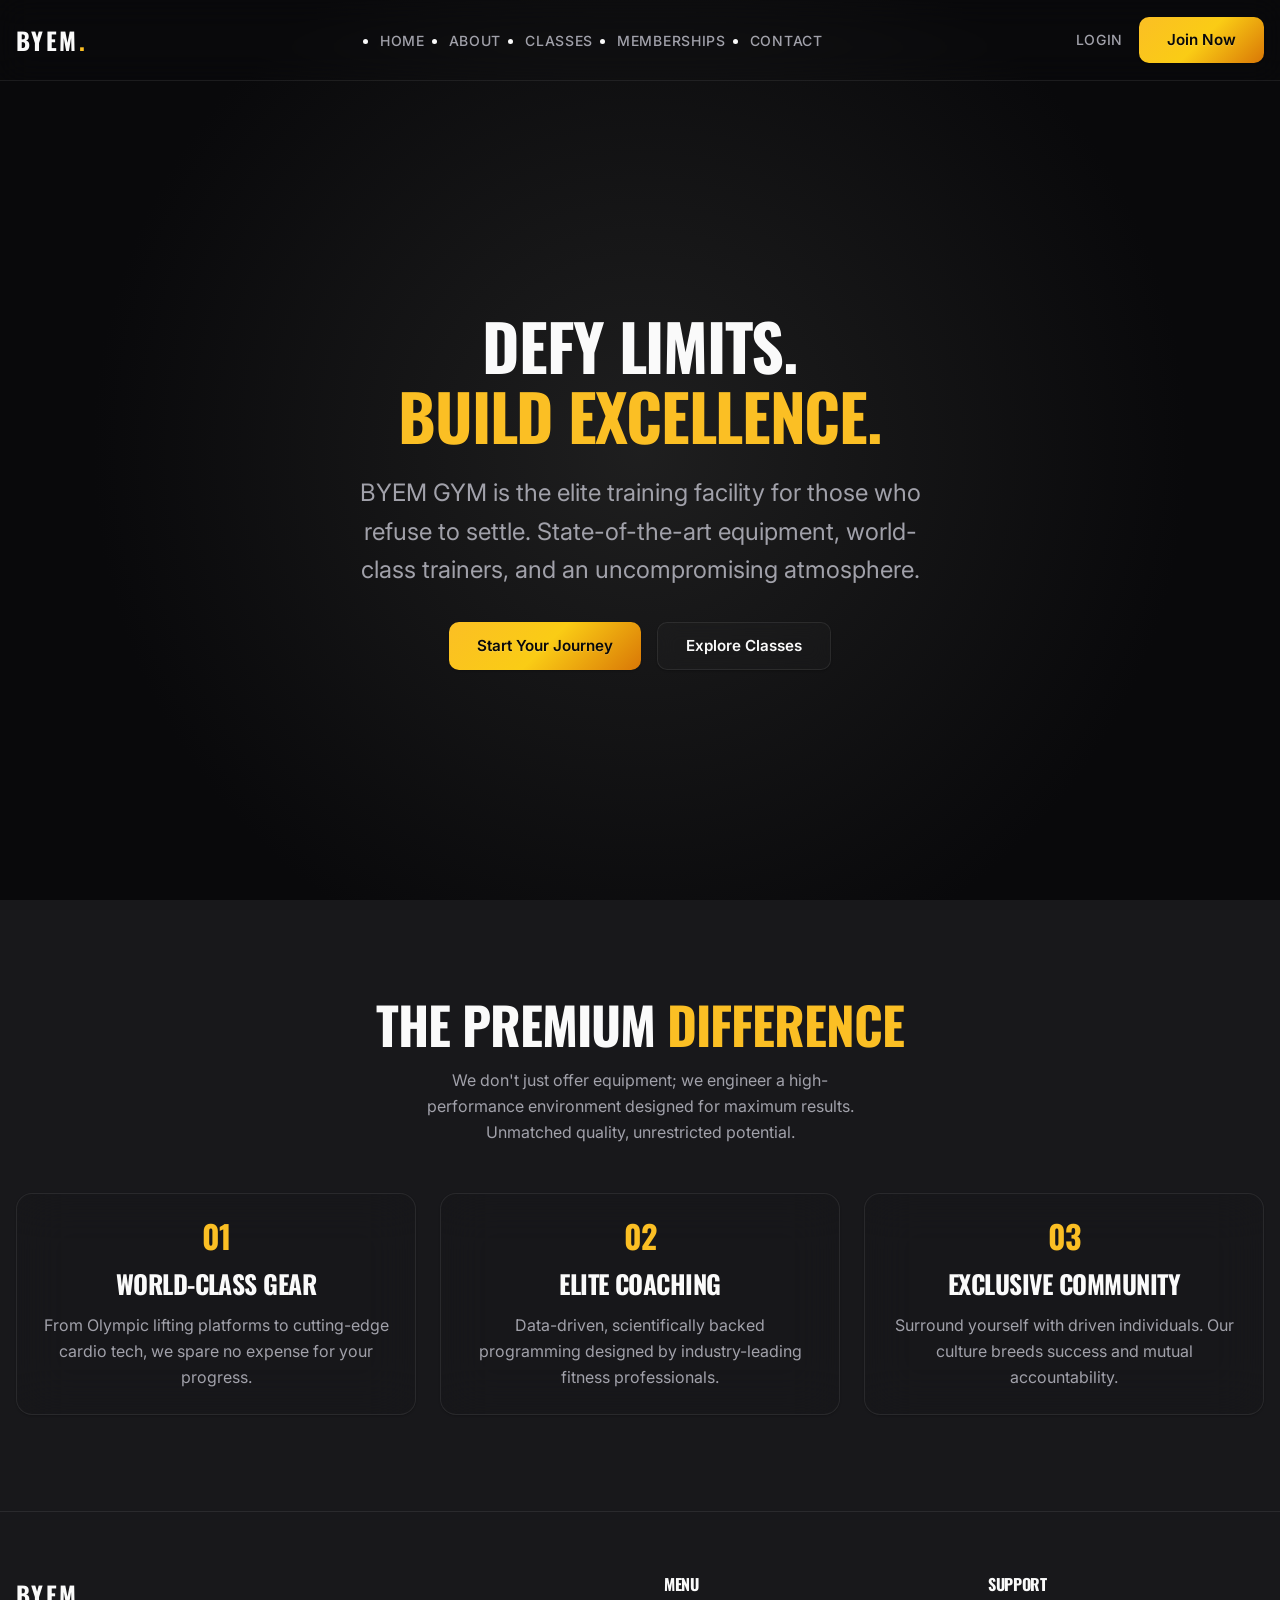
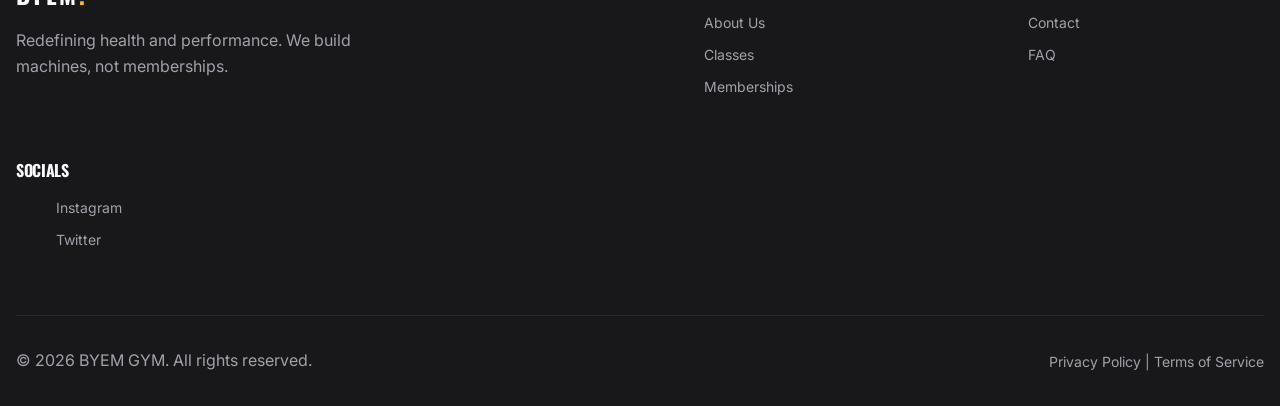
<file: index.html>
<!DOCTYPE html>
<html lang="en">
<head>
  <meta charset="UTF-8">
  <meta name="viewport" content="width=device-width, initial-scale=1.0">
  <meta name="description" content="BYEM GYM - Premium Elite Fitness">
  <title>BYEM GYM | Elite Performance</title>
  <link rel="stylesheet" href="/css/main.css">
  <!-- We will defer app loading to ensure DOM parsing -->
  <script type="module" src="/js/core/app.js" defer></script>
</head>
<body>
  <!-- Navbar will be injected here -->
  <div id="navbar-placeholder"></div>

  <!-- Main Content -->
  <main id="main-content">
    
    <!-- Hero Section -->
    <header class="hero">
      <div class="container hero__content text-center">
        <h1 class="hero__title">Defy Limits. <br><span class="text-gold">Build Excellence.</span></h1>
        <p class="hero__subtitle text-secondary">BYEM GYM is the elite training facility for those who refuse to settle. State-of-the-art equipment, world-class trainers, and an uncompromising atmosphere.</p>
        <div class="hero__actions">
          <a href="/pages/auth/register.html" class="btn btn-primary">Start Your Journey</a>
          <a href="/pages/classes.html" class="btn btn-outline">Explore Classes</a>
        </div>
      </div>
    </header>

    <!-- Marketing Section -->
    <section class="section" style="background-color: var(--surface-charcoal);">
      <div class="container text-center">
        <h2>The Premium <span class="text-gold">Difference</span></h2>
        <p class="text-secondary max-w-md mx-auto" style="margin-bottom: var(--space-12);">We don't just offer equipment; we engineer a high-performance environment designed for maximum results. Unmatched quality, unrestricted potential.</p>
        
        <div class="grid md:grid-cols-3">
          <div class="card">
            <h3 class="text-gold" style="font-size: 2rem;">01</h3>
            <h4>World-Class Gear</h4>
            <p>From Olympic lifting platforms to cutting-edge cardio tech, we spare no expense for your progress.</p>
          </div>
          <div class="card">
            <h3 class="text-gold" style="font-size: 2rem;">02</h3>
            <h4>Elite Coaching</h4>
            <p>Data-driven, scientifically backed programming designed by industry-leading fitness professionals.</p>
          </div>
          <div class="card">
            <h3 class="text-gold" style="font-size: 2rem;">03</h3>
            <h4>Exclusive Community</h4>
            <p>Surround yourself with driven individuals. Our culture breeds success and mutual accountability.</p>
          </div>
        </div>
      </div>
    </section>

  </main>

  <!-- Footer will be injected here -->
  <div id="footer-placeholder"></div>

</body>
</html>
</file>
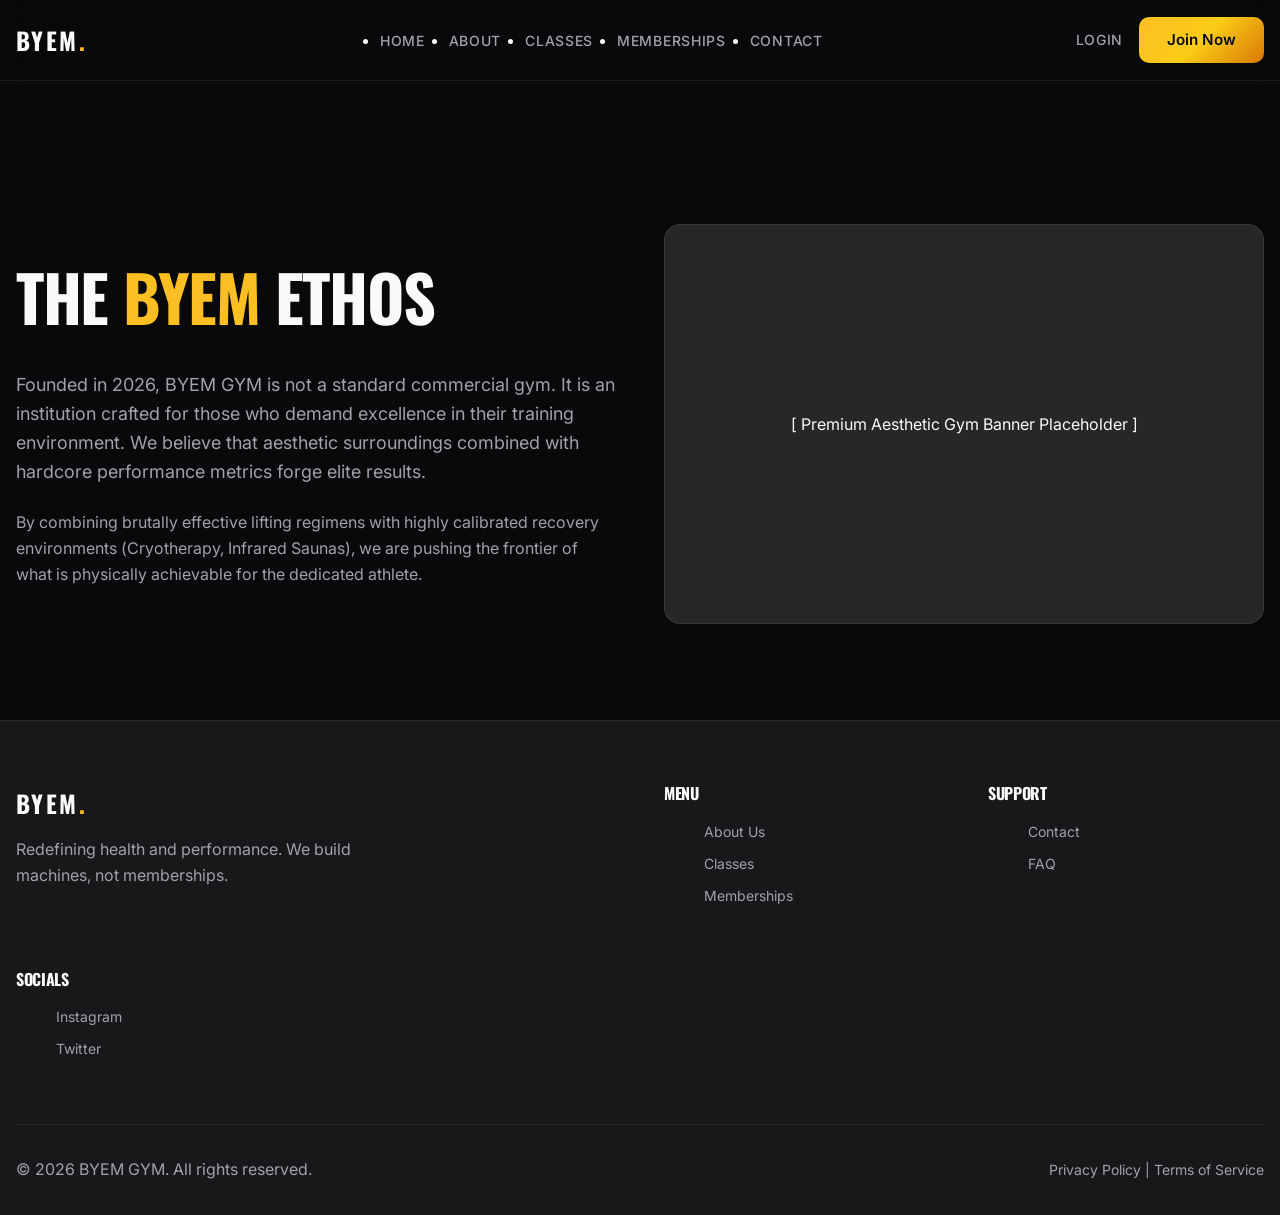
<file: pages/about.html>
<!DOCTYPE html>
<html lang="en">
<head>
  <meta charset="UTF-8">
  <meta name="viewport" content="width=device-width, initial-scale=1.0">
  <title>About | BYEM GYM</title>
  <link rel="stylesheet" href="/css/main.css">
  <script type="module" src="/js/core/app.js" defer></script>
</head>
<body>
  <!-- Navbar will be injected here -->
  <div id="navbar-placeholder"></div>

  <main id="main-content" style="padding-top: 8rem;">
    <section class="section">
      <div class="container">
        
        <div class="grid md:grid-cols-2" style="align-items: center; gap: var(--space-12);">
          
          <div>
            <h2 style="font-size: 4rem;">The <span class="text-gold">BYEM</span> Ethos</h2>
            <br/>
            <p style="font-size: 1.125rem; margin-bottom: var(--space-6);">
              Founded in 2026, BYEM GYM is not a standard commercial gym. It is an institution crafted for those who demand excellence in their training environment. We believe that aesthetic surroundings combined with hardcore performance metrics forge elite results.
            </p>
            <p class="text-secondary">
              By combining brutally effective lifting regimens with highly calibrated recovery environments (Cryotherapy, Infrared Saunas), we are pushing the frontier of what is physically achievable for the dedicated athlete.
            </p>
          </div>

          <div style="background-color: var(--surface-elevated); min-height: 400px; border-radius: var(--radius-lg); border: 1px solid var(--glass-border); display: flex; align-items: center; justify-content: center;">
             <span class="text-secondary">[ Premium Aesthetic Gym Banner Placeholder ]</span>
          </div>

        </div>

      </div>
    </section>
  </main>

  <!-- Footer will be injected here -->
  <div id="footer-placeholder"></div>
</body>
</html>
</file>
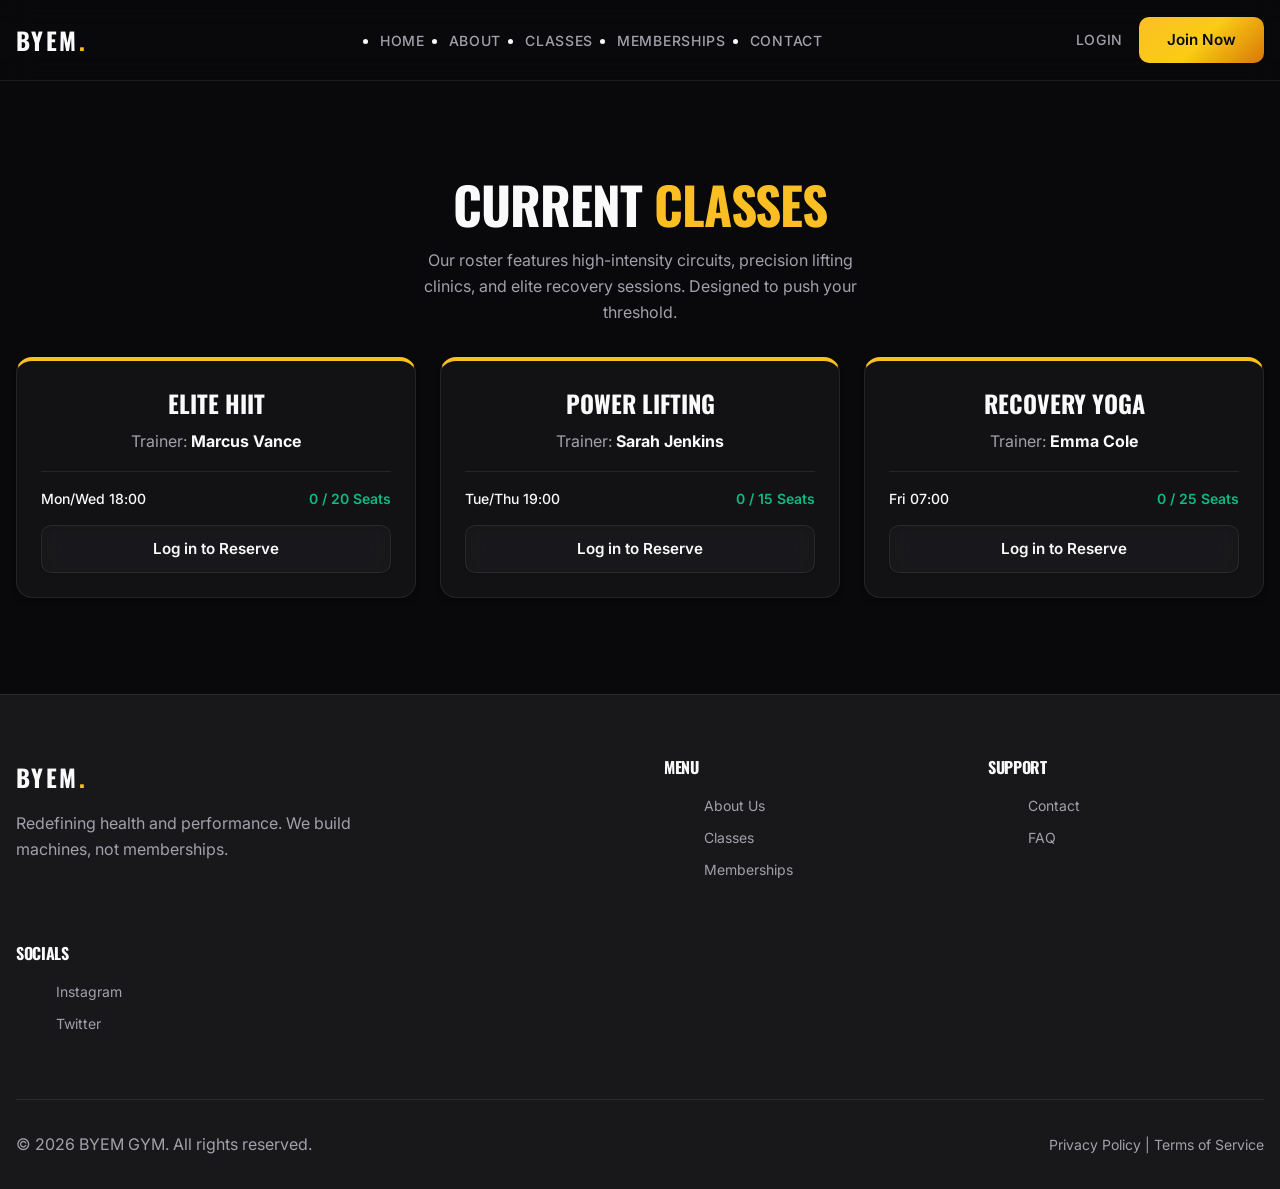
<file: pages/classes.html>
<!DOCTYPE html>
<html lang="en">
<head>
  <meta charset="UTF-8">
  <meta name="viewport" content="width=device-width, initial-scale=1.0">
  <title>Classes | BYEM GYM</title>
  <link rel="stylesheet" href="/css/main.css">
  <script type="module" src="/js/core/app.js" defer></script>
  <script type="module" src="/js/pages/classes.js" defer></script>
</head>
<body>
  <!-- Navbar will be injected here -->
  <div id="navbar-placeholder"></div>

  <main id="main-content" style="padding-top: 5rem;">
    <section class="section text-center">
      <div class="container">
        <h2>Current <span class="text-gold">Classes</span></h2>
        <p class="text-secondary max-w-md mx-auto" style="margin-bottom: var(--space-8);">Our roster features high-intensity circuits, precision lifting clinics, and elite recovery sessions. Designed to push your threshold.</p>

        <!-- Global Alert for Reservations -->


        <!-- Dynamic Grid populated by JS -->
        <div id="classes-grid" class="grid md:grid-cols-2 lg:grid-cols-3 text-left">
          <!-- Classes will be injected here -->
        </div>
      </div>
    </section>
  </main>

  <!-- Footer will be injected here -->
  <div id="footer-placeholder"></div>
</body>
</html>
</file>
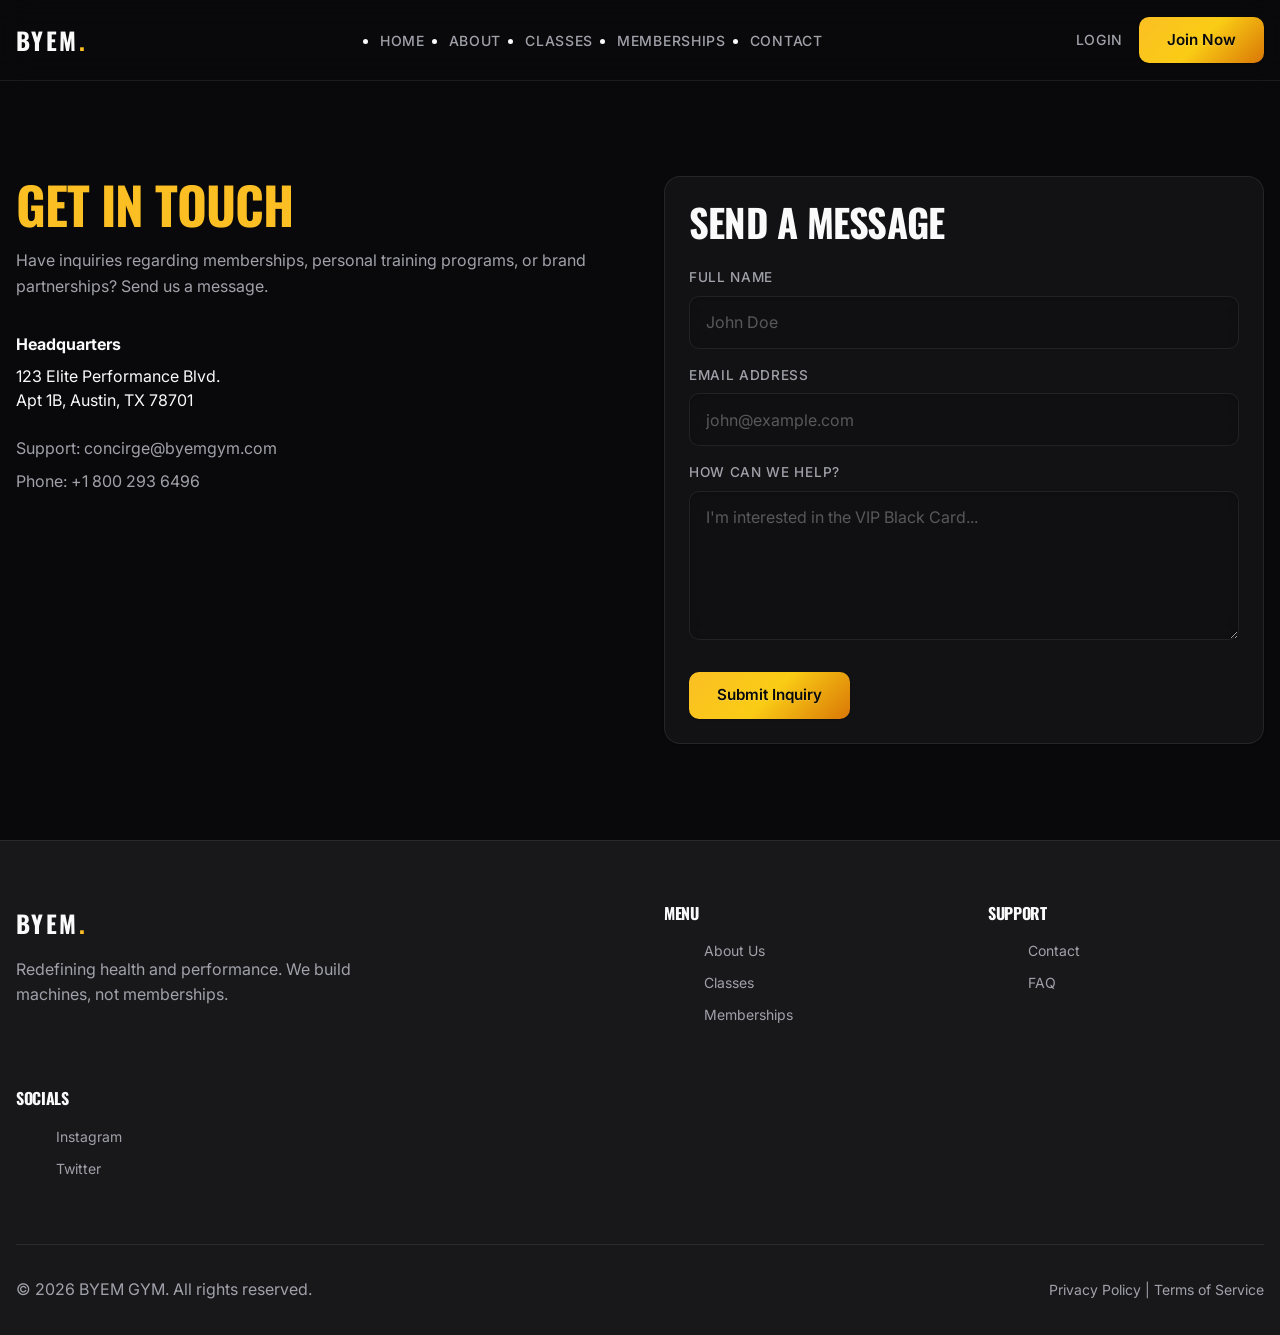
<file: pages/contact.html>
<!DOCTYPE html>
<html lang="en">
<head>
  <meta charset="UTF-8">
  <meta name="viewport" content="width=device-width, initial-scale=1.0">
  <title>Contact | BYEM GYM</title>
  <link rel="stylesheet" href="/css/main.css">
  <script type="module" src="/js/core/app.js" defer></script>
</head>
<body>
  <!-- Navbar will be injected here -->
  <div id="navbar-placeholder"></div>

  <main id="main-content" style="padding-top: 5rem;">
    <section class="section">
      <div class="container">
        
        <div class="grid md:grid-cols-2" style="gap: var(--space-12);">
          
          <!-- Contact Info -->
          <div>
            <h2 class="text-gold">Get In Touch</h2>
            <p class="text-secondary" style="margin-bottom: var(--space-8);">Have inquiries regarding memberships, personal training programs, or brand partnerships? Send us a message.</p>

            <address style="margin-bottom: var(--space-6); font-style: normal;">
              <strong style="display: block; margin-bottom: var(--space-2); color: var(--text-primary);">Headquarters</strong>
              123 Elite Performance Blvd.<br/>
              Apt 1B, Austin, TX 78701
            </address>

            <div style="color: var(--text-secondary);">
              <p style="margin-bottom: var(--space-2);">Support: concirge@byemgym.com</p>
              <p>Phone: +1 800 293 6496</p>
            </div>
          </div>

          <!-- Form Area -->
          <div class="card">
            <h3 style="margin-bottom: var(--space-6);">Send a Message</h3>
            <form id="contactForm">
              
              <div class="form-group">
                <label class="form-label" for="c-name">Full Name</label>
                <input class="form-control" type="text" id="c-name" placeholder="John Doe" required />
              </div>

              <div class="form-group">
                <label class="form-label" for="c-email">Email Address</label>
                <input class="form-control" type="email" id="c-email" placeholder="john@example.com" required />
              </div>

              <div class="form-group">
                <label class="form-label" for="c-message">How can we help?</label>
                <textarea class="form-control" id="c-message" rows="5" placeholder="I'm interested in the VIP Black Card..." required></textarea>
              </div>

              <button type="submit" class="btn btn-primary" style="margin-top: var(--space-4);">Submit Inquiry</button>

            </form>
          </div>

        </div>

      </div>
    </section>
  </main>

  <!-- Footer will be injected here -->
  <div id="footer-placeholder"></div>
  <script type="module">
    import { ToastService } from '../js/services/toastService.js';
    document.getElementById('contactForm').addEventListener('submit', (e) => {
      e.preventDefault();
      ToastService.show('Message sent successfully. We will be in touch shortly.', 'success');
      e.target.reset();
    });
  </script>
</body>
</html>
</file>
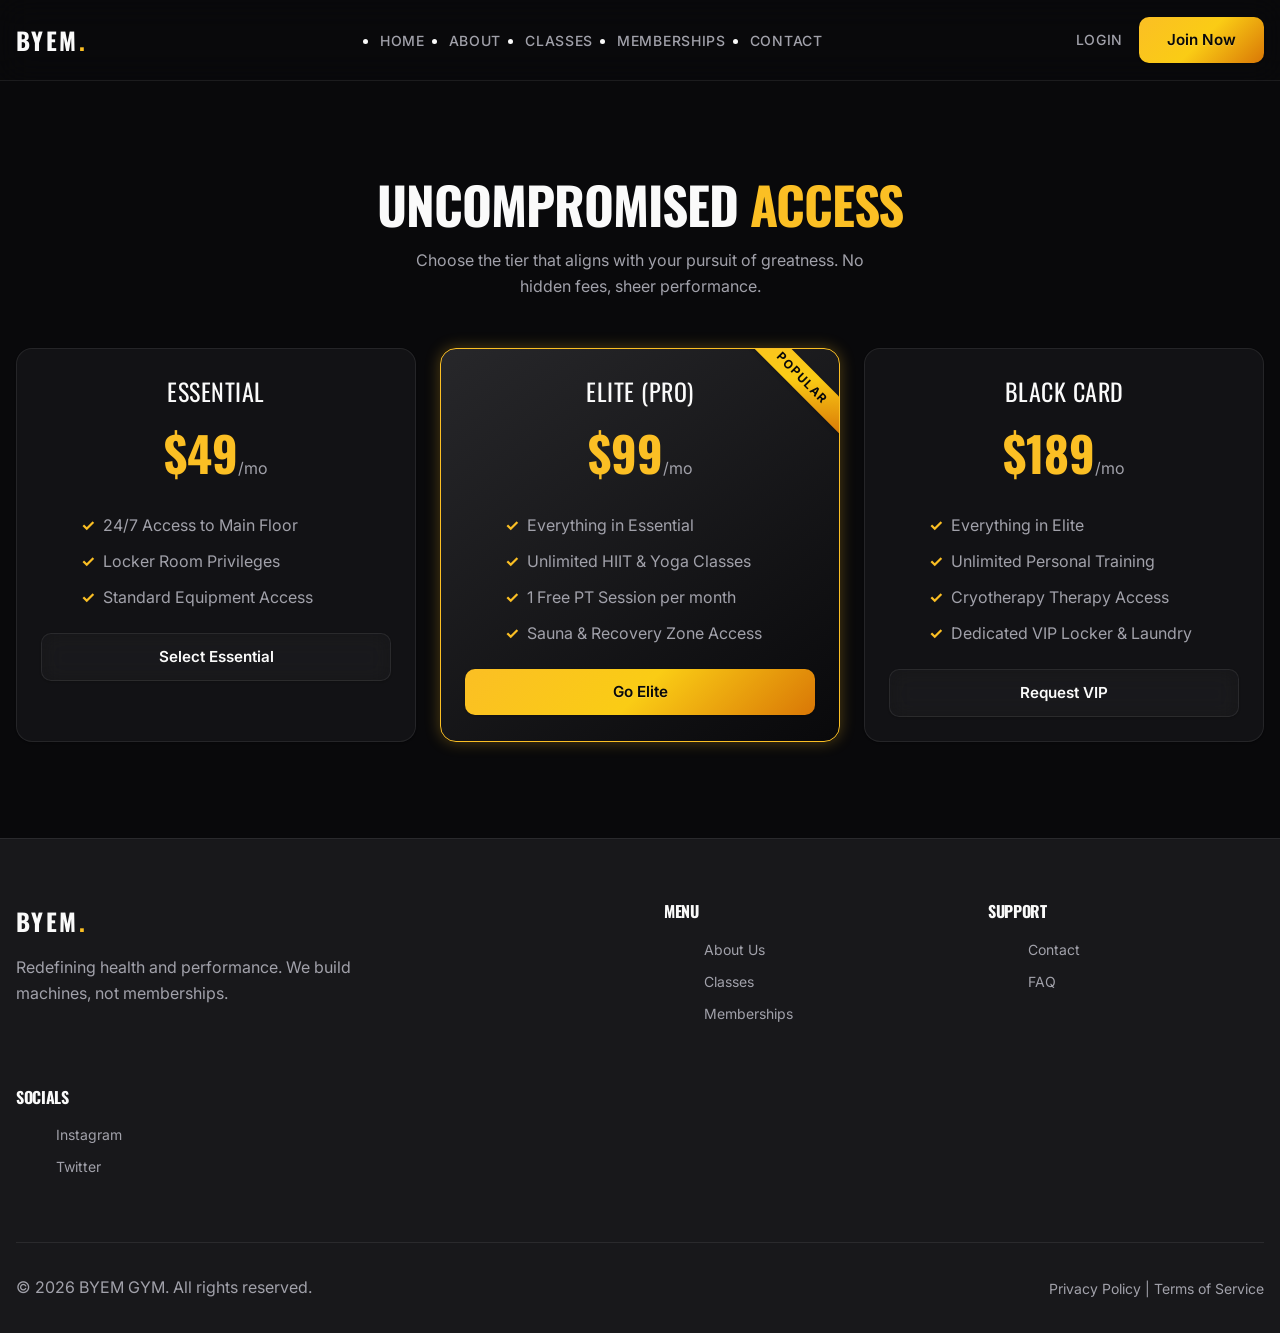
<file: pages/memberships.html>
<!DOCTYPE html>
<html lang="en">
<head>
  <meta charset="UTF-8">
  <meta name="viewport" content="width=device-width, initial-scale=1.0">
  <title>Memberships | BYEM GYM</title>
  <link rel="stylesheet" href="/css/main.css">
  <script type="module" src="/js/core/app.js" defer></script>
</head>
<body>
  <!-- Navbar will be injected here -->
  <div id="navbar-placeholder"></div>

  <main id="main-content" style="padding-top: 5rem;">
    <section class="section text-center">
      <div class="container">
        <h2>Uncompromised <span class="text-gold">Access</span></h2>
        <p class="text-secondary max-w-md mx-auto" style="margin-bottom: var(--space-12);">Choose the tier that aligns with your pursuit of greatness. No hidden fees, sheer performance.</p>

        <div class="grid md:grid-cols-3">
          <!-- Basic Plan -->
          <div class="card text-left">
            <div class="card__title">Essential</div>
            <div class="card__price">$49<span>/mo</span></div>
            <ul class="card__list" role="list">
              <li class="card__list-item">24/7 Access to Main Floor</li>
              <li class="card__list-item">Locker Room Privileges</li>
              <li class="card__list-item">Standard Equipment Access</li>
            </ul>
            <a href="/pages/payment.html?plan=essential" class="btn btn-outline btn-block mt-auto">Select Essential</a>
          </div>

          <!-- Premium Plan -->
          <div class="card card--premium text-left">
            <div class="card__title">Elite (Pro)</div>
            <div class="card__price">$99<span>/mo</span></div>
            <ul class="card__list" role="list">
              <li class="card__list-item">Everything in Essential</li>
              <li class="card__list-item">Unlimited HIIT & Yoga Classes</li>
              <li class="card__list-item">1 Free PT Session per month</li>
              <li class="card__list-item">Sauna & Recovery Zone Access</li>
            </ul>
            <a href="/pages/payment.html?plan=elite" class="btn btn-primary btn-block mt-auto">Go Elite</a>
          </div>

          <!-- VIP Plan -->
          <div class="card text-left">
            <div class="card__title">Black Card</div>
            <div class="card__price">$189<span>/mo</span></div>
            <ul class="card__list" role="list">
              <li class="card__list-item">Everything in Elite</li>
              <li class="card__list-item">Unlimited Personal Training</li>
              <li class="card__list-item">Cryotherapy Therapy Access</li>
              <li class="card__list-item">Dedicated VIP Locker & Laundry</li>
            </ul>
            <a href="/pages/payment.html?plan=black" class="btn btn-outline btn-block mt-auto">Request VIP</a>
          </div>
        </div>
      </div>
    </section>
  </main>

  <!-- Footer will be injected here -->
  <div id="footer-placeholder"></div>

</body>
</html>
</file>
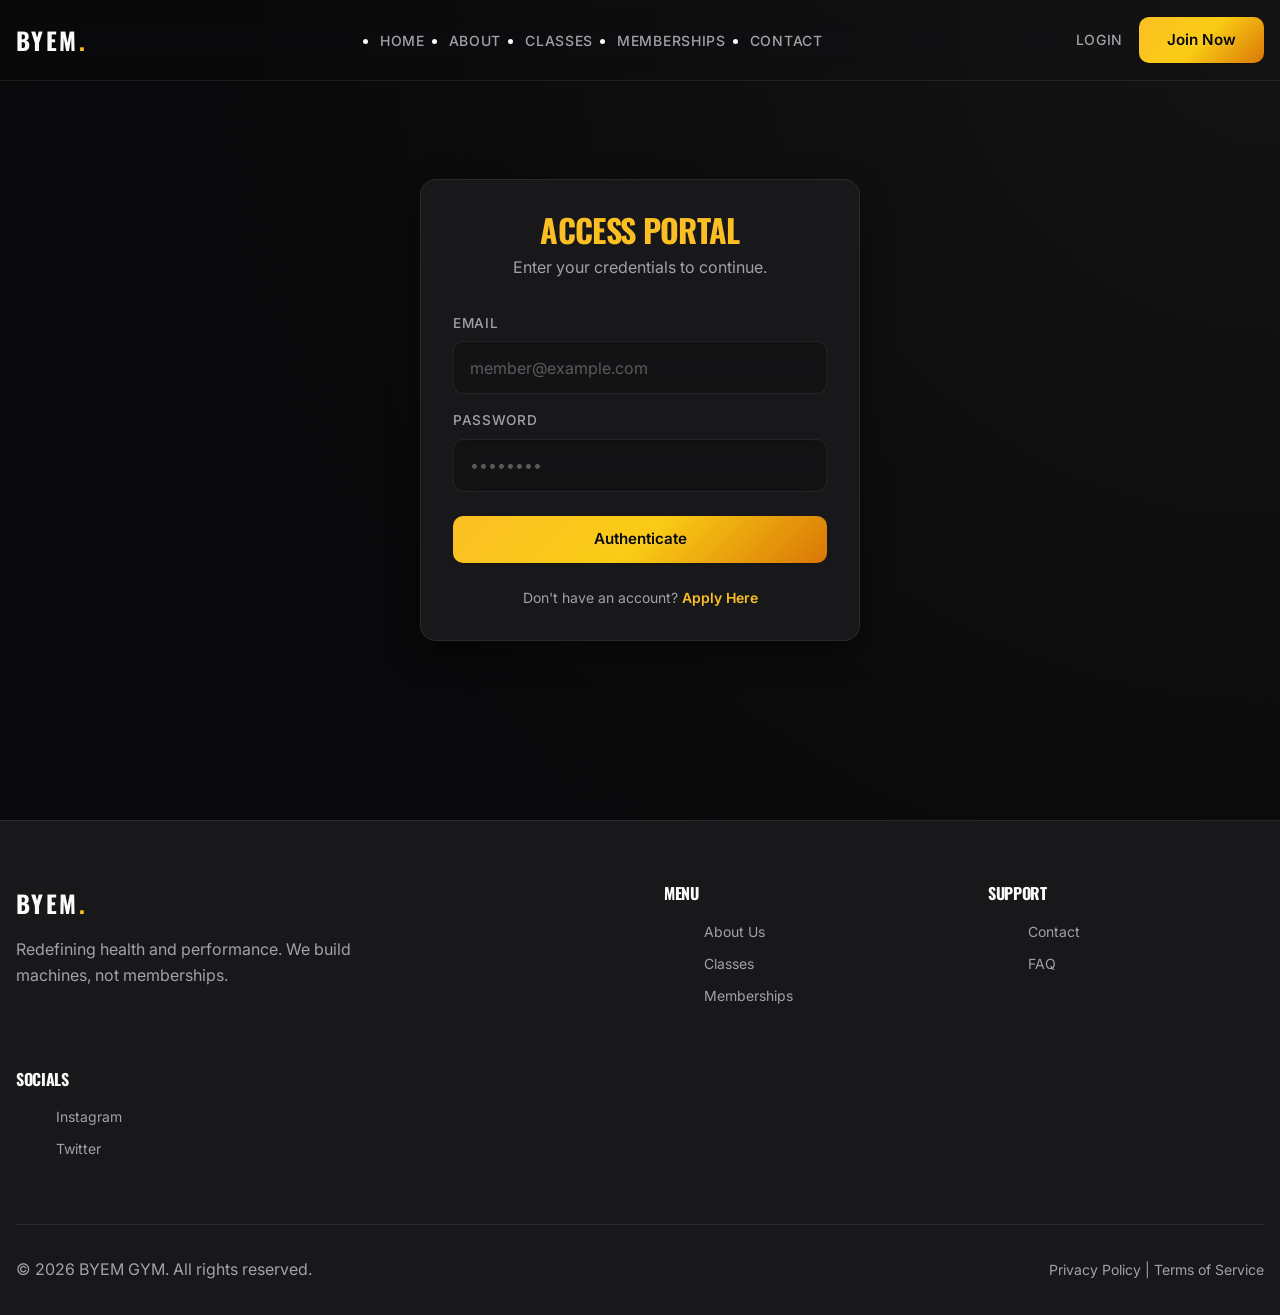
<file: pages/payment.html>
<!DOCTYPE html>
<html lang="en">
<head>
  <meta charset="UTF-8">
  <meta name="viewport" content="width=device-width, initial-scale=1.0">
  <link rel="stylesheet" href="/css/main.css">
  <script type="module" src="/js/core/app.js" defer></script>
  <script type="module" src="/js/pages/payment.js" defer></script>
  <title>Checkout | BYEM GYM</title>
</head>
<body>
  <div id="navbar-placeholder"></div>

  <main id="main-content" style="padding-top: 8rem; padding-bottom: 5rem;">
    <div class="container">
      
      <div class="payment-wrapper">
        
        <!-- Summary Side -->
        <div class="payment-summary">
          <div class="payment-summary-header">
            <h3>Order Summary</h3>
            <p class="text-secondary">Review your membership details.</p>
          </div>

          <div class="payment-row">
            <span id="summary-plan-text">Plan Name</span>
            <span class="text-primary" id="summary-plan-price">$0.00</span>
          </div>

          <div class="payment-row">
            <span>Taxes & Fees</span>
            <span>$0.00</span>
          </div>

          <div class="payment-total">
            <span>Total Billed Today</span>
            <span class="text-gold" id="summary-total-price">$0.00</span>
          </div>
        </div>

        <!-- Form Side -->
        <div class="payment-form-card" style="background-color: var(--surface-elevated);">
          <h3 style="margin-bottom: var(--space-6);">Payment Data (Mock)</h3>
          


          <form id="paymentForm" novalidate>
            <div class="form-group">
              <label class="form-label" for="cardName">Cardholder Name</label>
              <input type="text" id="cardName" class="form-control" placeholder="JOHN DOE" required>
              <span class="form-error-msg" id="err-name">Name is required.</span>
            </div>

            <div class="form-group">
              <label class="form-label" for="cardNumber">Card Number</label>
              <input type="text" id="cardNumber" class="form-control" placeholder="0000 0000 0000 0000" maxlength="19" required>
              <span class="form-error-msg" id="err-num">Must be 16 numeric digits.</span>
            </div>

            <div class="grid-2-cols" style="margin-bottom: var(--space-6);">
              <div class="form-group">
                <label class="form-label" for="cardExpiry">Expiry (MM/YY)</label>
                <input type="text" id="cardExpiry" class="form-control" placeholder="MM/YY" maxlength="5" required>
                <span class="form-error-msg" id="err-exp">Invalid Format.</span>
              </div>
              <div class="form-group">
                <label class="form-label" for="cardCvv">CVV / CVC</label>
                <input type="password" id="cardCvv" class="form-control" placeholder="123" maxlength="4" required>
                <span class="form-error-msg" id="err-cvv">Must be 3-4 digits.</span>
              </div>
            </div>

            <button type="submit" class="btn btn-primary btn-block" id="payButton">Complete Secure Checkout</button>
          </form>

          <!-- Loader element to swap in during 'processing' -->
          <div id="payment-loader" class="payment-loader">
            <div class="spinner"></div>
            <p class="text-gold">Processing with Secure Gateway...</p>
          </div>

        </div>

      </div>
    </div>
  </main>

  <div id="footer-placeholder"></div>
</body>
</html>
</file>
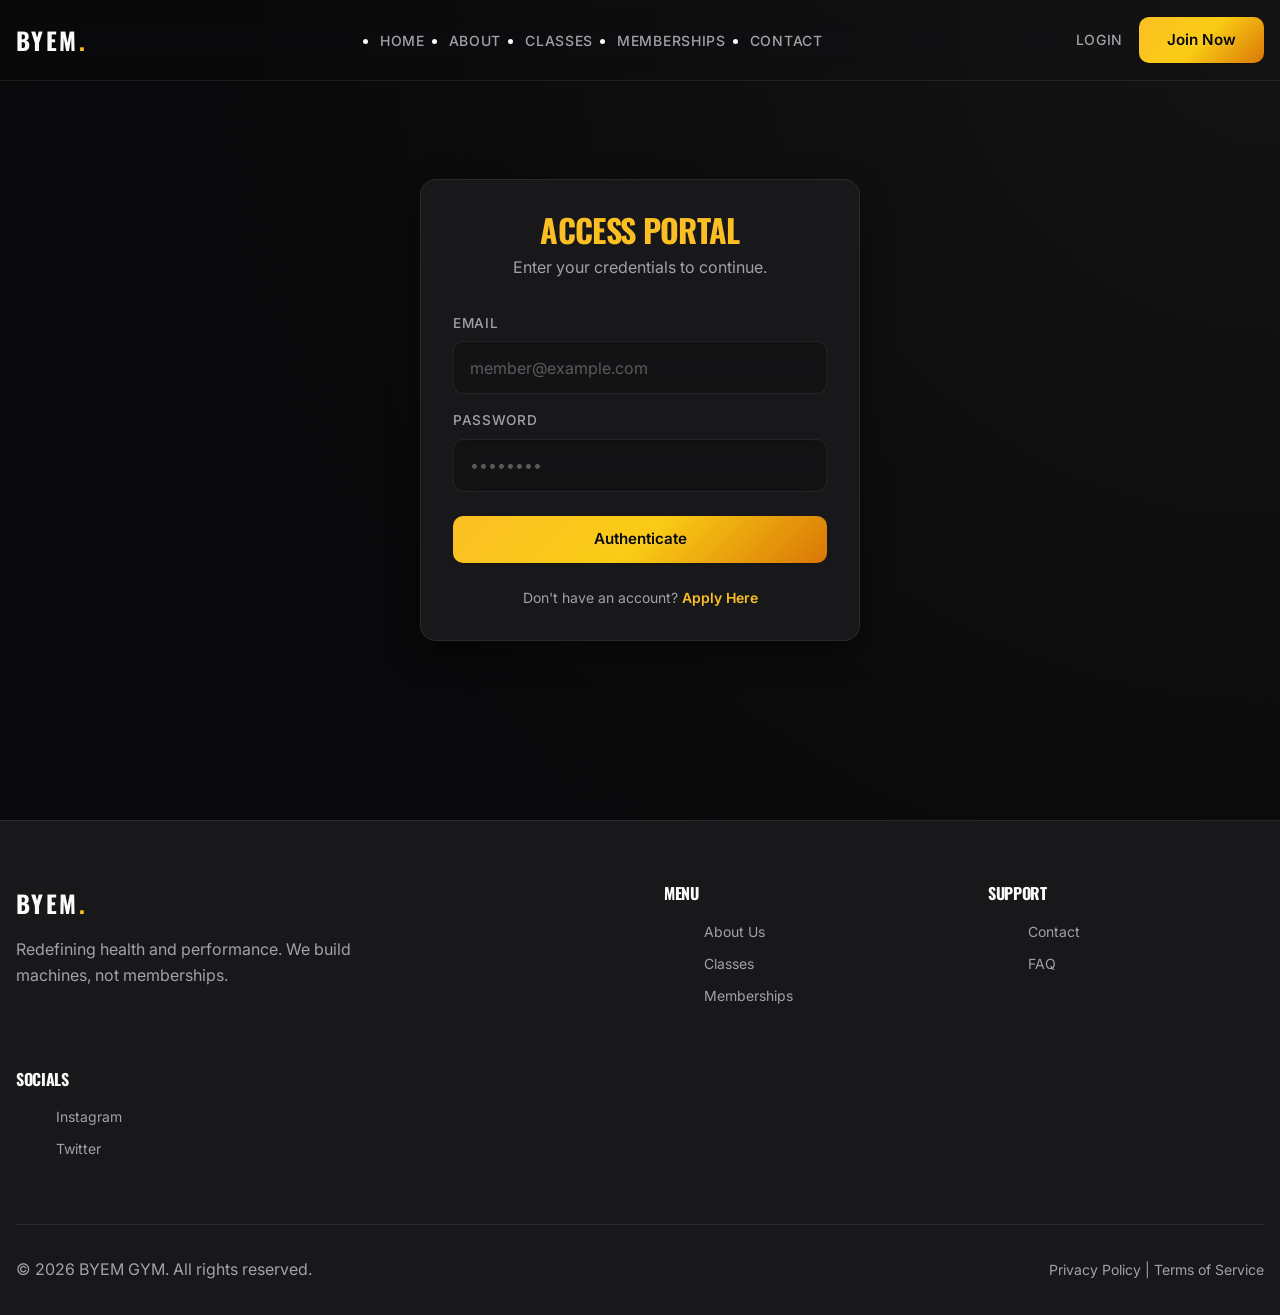
<file: pages/auth/login.html>
<!DOCTYPE html>
<html lang="en">
<head>
  <meta charset="UTF-8">
  <meta name="viewport" content="width=device-width, initial-scale=1.0">
  <link rel="stylesheet" href="/css/main.css">
  <script type="module" src="/js/core/app.js" defer></script>
  <script type="module" src="/js/pages/login.js" defer></script>
  <title>Login | BYEM GYM</title>
</head>
<body>
  <div id="navbar-placeholder"></div>

  <main id="main-content">
    <div class="auth-container">
      <div class="auth-card">
        
        <div class="auth-header">
          <h1 class="text-gold">ACCESS PORTAL</h1>
          <p class="text-secondary">Enter your credentials to continue.</p>
        </div>



        <form id="loginForm" novalidate>
          <div class="form-group">
            <label class="form-label" for="email">Email</label>
            <input type="email" id="email" class="form-control" placeholder="member@example.com" required>
            <span class="form-error-msg" id="err-email">Invalid email footprint.</span>
          </div>

          <div class="form-group" style="margin-bottom: var(--space-6);">
            <label class="form-label" for="password">Password</label>
            <input type="password" id="password" class="form-control" placeholder="••••••••" required>
            <span class="form-error-msg" id="err-password">Password is required.</span>
          </div>

          <button type="submit" class="btn btn-primary btn-block">Authenticate</button>
        </form>

        <div class="auth-footer">
          Don't have an account? <a href="/pages/auth/register.html">Apply Here</a>
        </div>
      </div>
    </div>
  </main>

  <div id="footer-placeholder"></div>
</body>
</html>
</file>
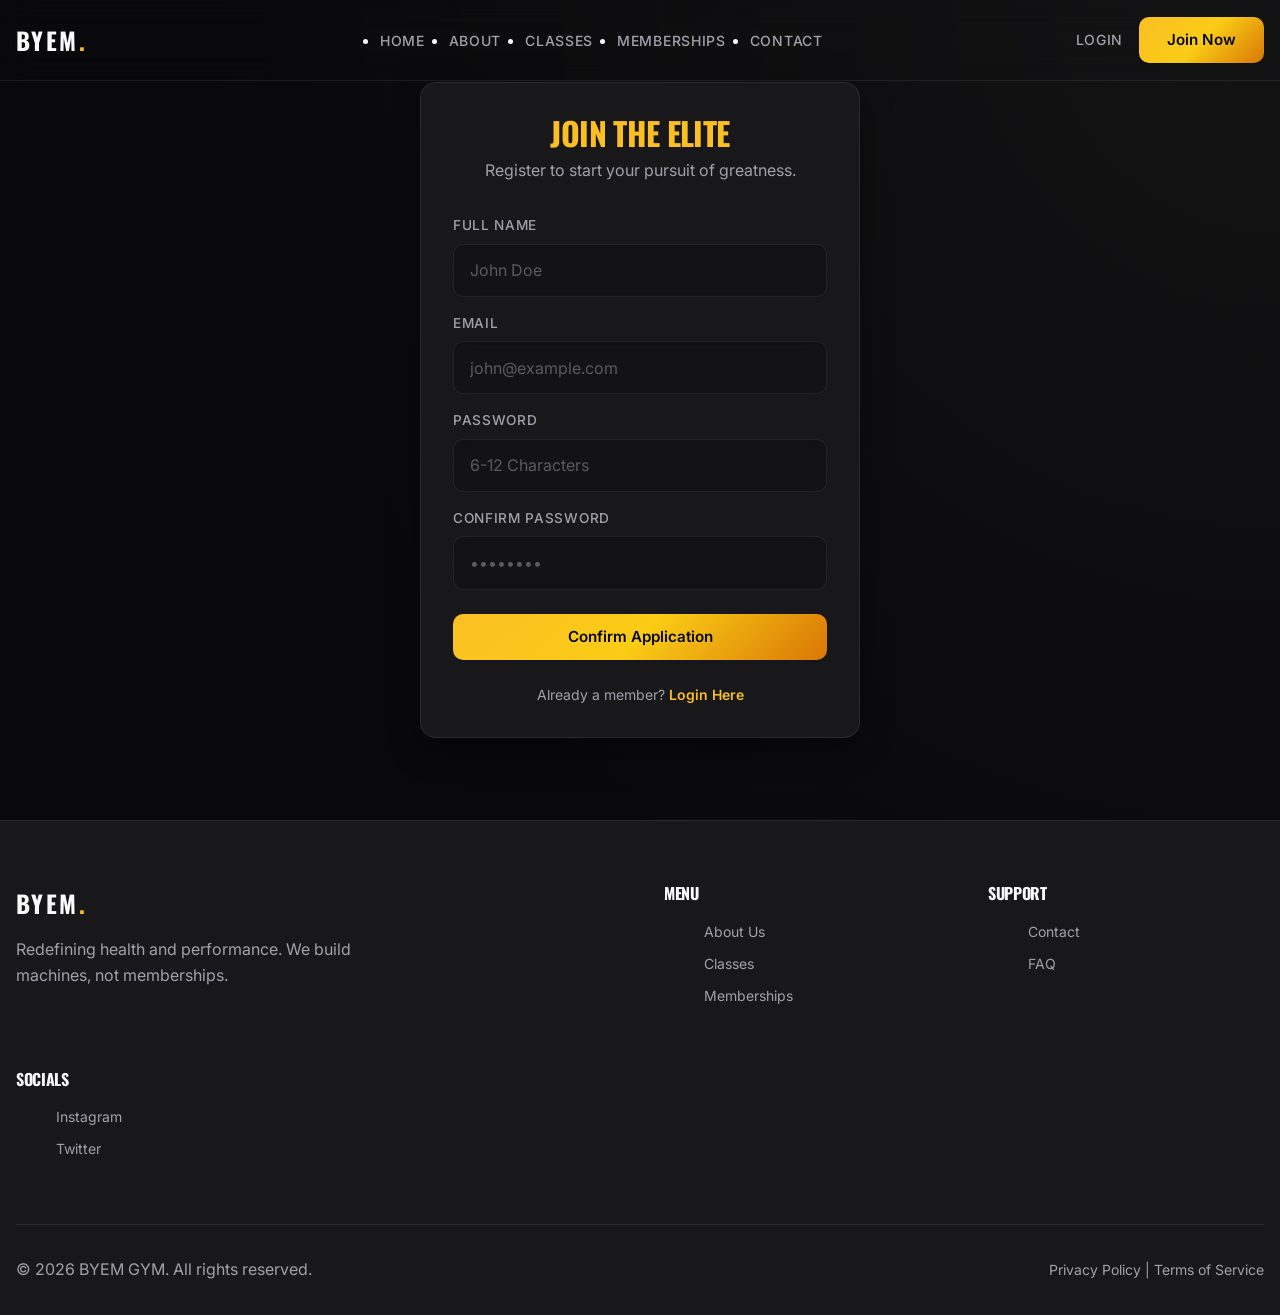
<file: pages/auth/register.html>
<!DOCTYPE html>
<html lang="en">
<head>
  <meta charset="UTF-8">
  <meta name="viewport" content="width=device-width, initial-scale=1.0">
  <link rel="stylesheet" href="/css/main.css">
  <script type="module" src="/js/core/app.js" defer></script>
  <script type="module" src="/js/pages/register.js" defer></script>
  <title>Register | BYEM GYM</title>
</head>
<body>
  <div id="navbar-placeholder"></div>

  <main id="main-content">
    <div class="auth-container">
      <div class="auth-card">
        
        <div class="auth-header">
          <h1 class="text-gold">JOIN THE ELITE</h1>
          <p class="text-secondary">Register to start your pursuit of greatness.</p>
        </div>



        <form id="registerForm" novalidate>
          <div class="form-group">
            <label class="form-label" for="fullname">Full Name</label>
            <input type="text" id="fullname" class="form-control" placeholder="John Doe" required>
            <span class="form-error-msg" id="err-fullname">Name is required.</span>
          </div>

          <div class="form-group">
            <label class="form-label" for="email">Email</label>
            <input type="email" id="email" class="form-control" placeholder="john@example.com" required>
            <span class="form-error-msg" id="err-email">Valid email is required.</span>
          </div>

          <div class="form-group">
            <label class="form-label" for="password">Password</label>
            <input type="password" id="password" class="form-control" placeholder="6-12 Characters" required>
            <span class="form-error-msg" id="err-password">Must be 6 to 12 characters.</span>
          </div>

          <div class="form-group" style="margin-bottom: var(--space-6);">
            <label class="form-label" for="confirmPassword">Confirm Password</label>
            <input type="password" id="confirmPassword" class="form-control" placeholder="••••••••" required>
            <span class="form-error-msg" id="err-confirm-password">Passwords do not match.</span>
          </div>

          <button type="submit" class="btn btn-primary btn-block">Confirm Application</button>
        </form>

        <div class="auth-footer">
          Already a member? <a href="/pages/auth/login.html">Login Here</a>
        </div>
      </div>
    </div>
  </main>

  <div id="footer-placeholder"></div>
</body>
</html>
</file>
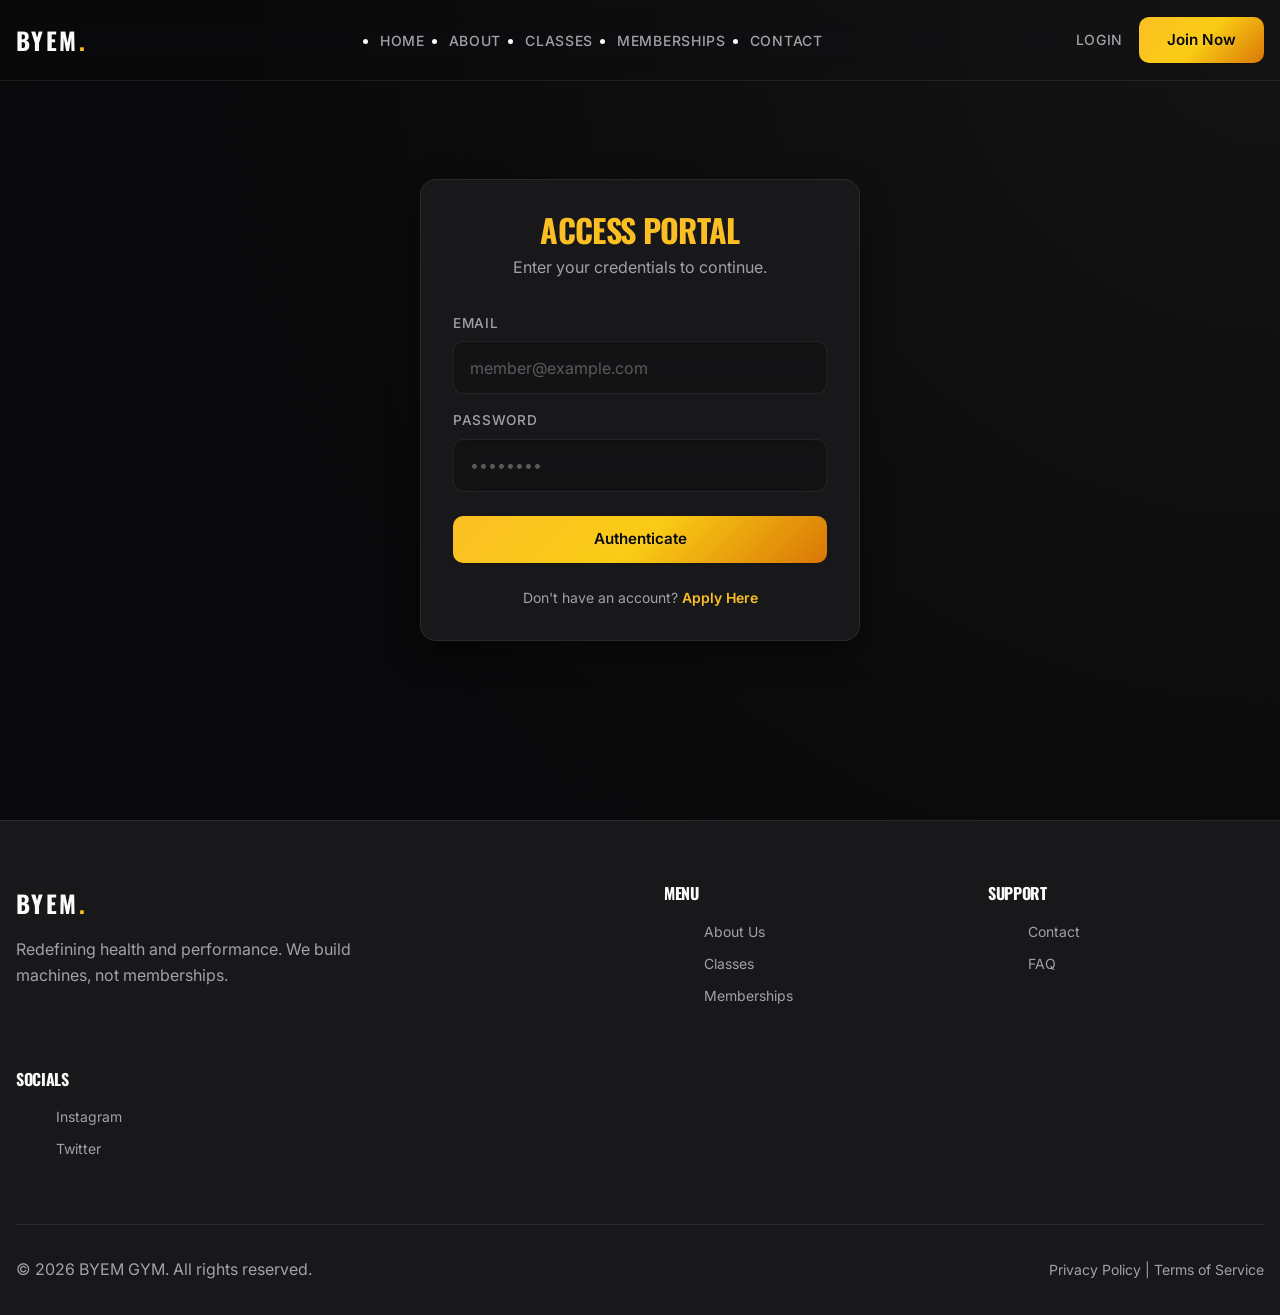
<file: pages/dashboard/member.html>
<!DOCTYPE html>
<html lang="en">
<head>
  <meta charset="UTF-8">
  <meta name="viewport" content="width=device-width, initial-scale=1.0">
  <link rel="stylesheet" href="/css/main.css">
  <script type="module" src="/js/core/app.js" defer></script>
  <script type="module" src="/js/pages/dashboard.js" defer></script>
  <title>Dashboard | BYEM GYM</title>
</head>
<body>
  <!-- Navbar will be injected here -->
  <div id="navbar-placeholder"></div>

  <main id="main-content" style="padding-top: 8rem; padding-bottom: 5rem;">
    <div class="container">
      


      <div class="dashboard-layout">
        
        <!-- Sidebar Profile -->
        <aside class="profile-card">
          <div class="profile-avatar" id="dash-avatar">U</div>
          <h2 class="profile-name" id="dash-name">User Name</h2>
          <p class="profile-email" id="dash-email">user@example.com</p>

          <div id="status-badge-container">
            <span class="status-badge" id="dash-status">Loading...</span>
          </div>

          <div class="plan-details">
            <div class="plan-details-row">
              <strong style="color: var(--text-primary);">Membership Tier:</strong>
              <span id="dash-plan-name" class="text-gold">Basic</span>
            </div>
            <div class="plan-details-row" id="dash-expiry-row" style="display: none;">
              <strong style="color: var(--text-primary);">Valid Until:</strong>
              <span id="dash-plan-expiry">N/A</span>
            </div>
          </div>

          <div style="margin-top: var(--space-8);" id="dash-action">
            <!-- Will be populated with upgrade button if inactive -->
          </div>
        </aside>

        <!-- Main Content Box -->
        <div class="dashboard-content">
          
          <!-- Upcoming Classes -->
          <section>
            <div class="dashboard-section-header">
              <h3>Upcoming <span class="text-gold">Reservations</span></h3>
              <a href="/pages/classes.html" class="btn btn-outline" style="padding: 0.5rem 1rem; font-size: 0.875rem;">Book a Class</a>
            </div>
            
            <div class="booking-list" id="dash-bookings-container">
              <!-- Bookings injected here dynamically -->
              <div class="empty-state">
                <p style="margin-bottom: var(--space-4);">Loading your itinerary...</p>
              </div>
            </div>
          </section>

        </div>
      </div>

    </div>
  </main>

  <div id="footer-placeholder"></div>
</body>
</html>
</file>
<file: css/main.css>
@import url('https://fonts.googleapis.com/css2?family=Inter:wght@300;400;500;600;700&family=Oswald:wght@500;600;700&display=swap');

@import 'base/variables.css';
@import 'base/reset.css';
@import 'base/typography.css';
@import 'layout/grid.css';
@import 'components/buttons.css';
@import 'components/cards.css';
@import 'components/forms.css';
@import 'components/toast.css';
@import 'pages/home.css';
@import 'pages/auth.css';
@import 'pages/payment.css';
@import 'pages/dashboard.css';
@import 'pages/admin.css';
@import 'components/navbar.css';
@import 'components/footer.css';

/* Global utilities */
.container {
  width: 100%;
  max-width: 1280px;
  margin-left: auto;
  margin-right: auto;
  padding-left: var(--space-4);
  padding-right: var(--space-4);
}

.section {
  padding-top: var(--space-16);
  padding-bottom: var(--space-16);
}

@media (min-width: 768px) {
  .section {
    padding-top: var(--space-24);
    padding-bottom: var(--space-24);
  }
}
</file>
